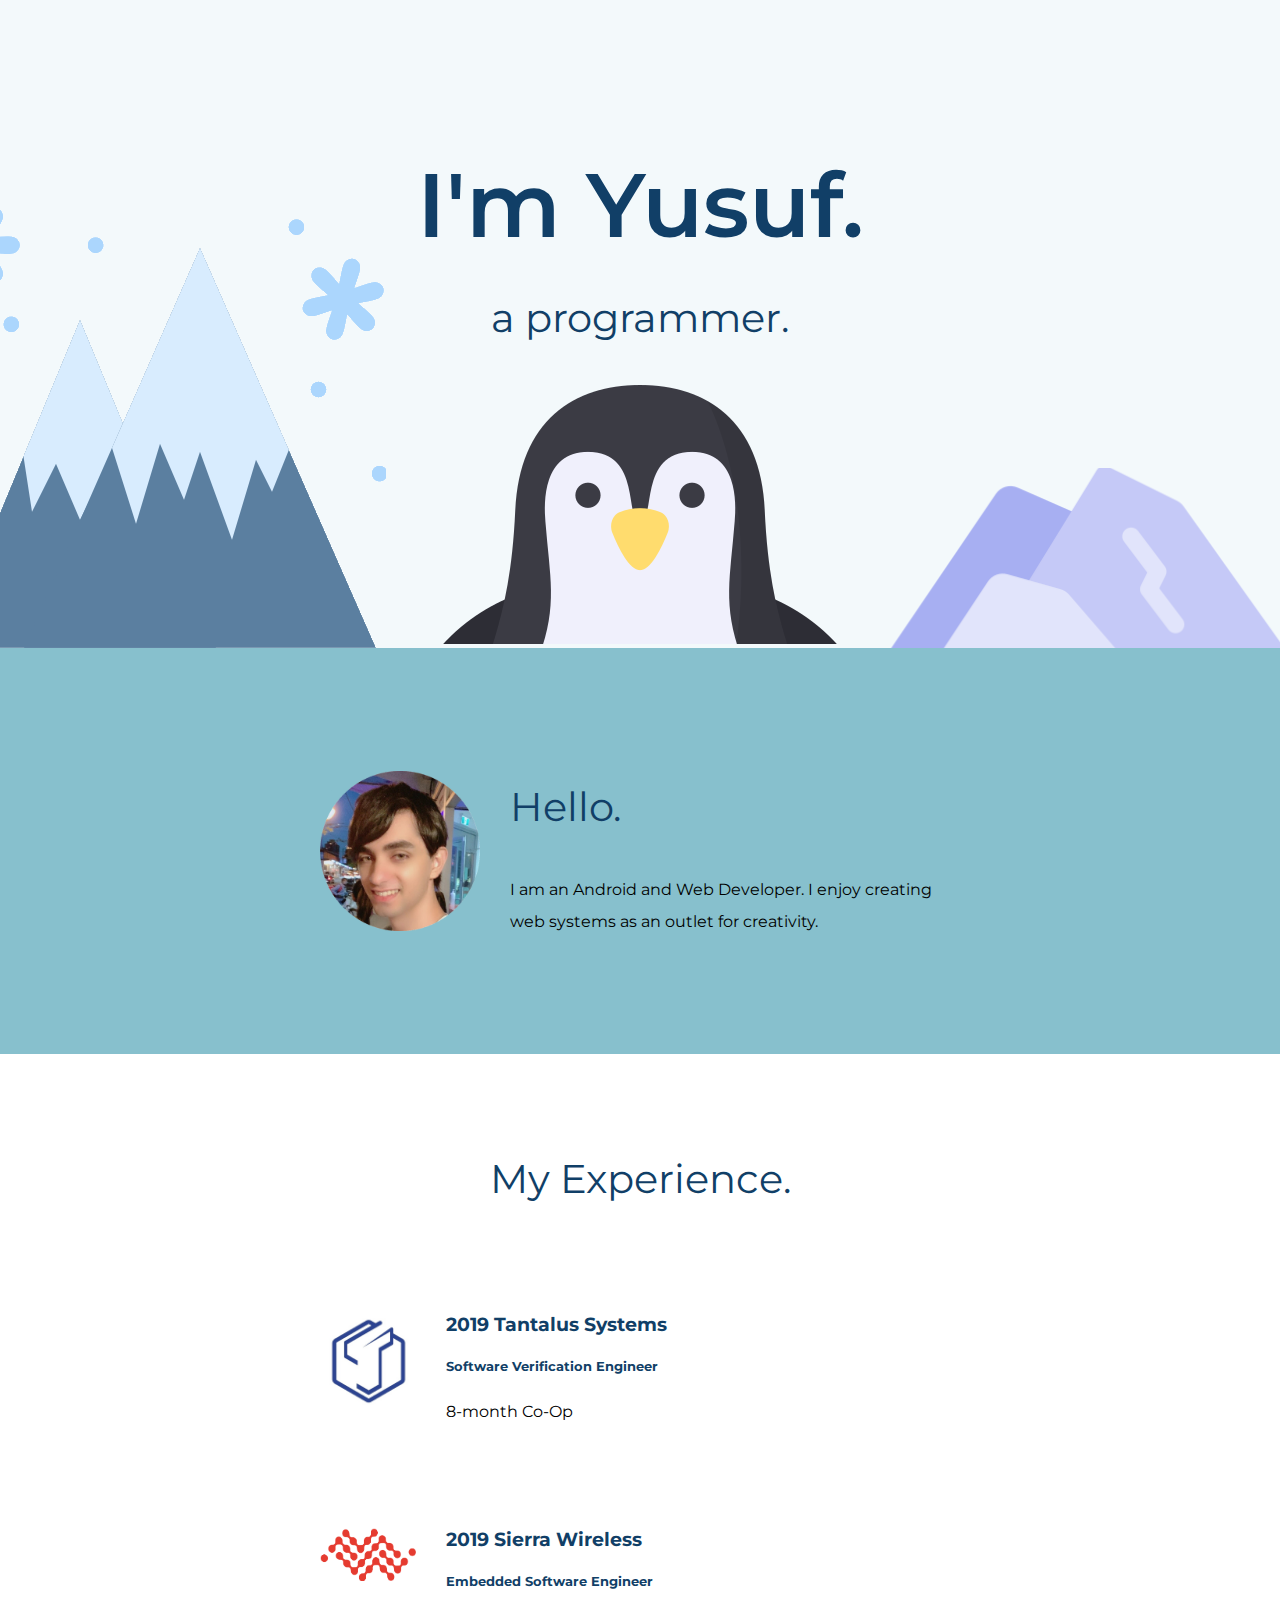
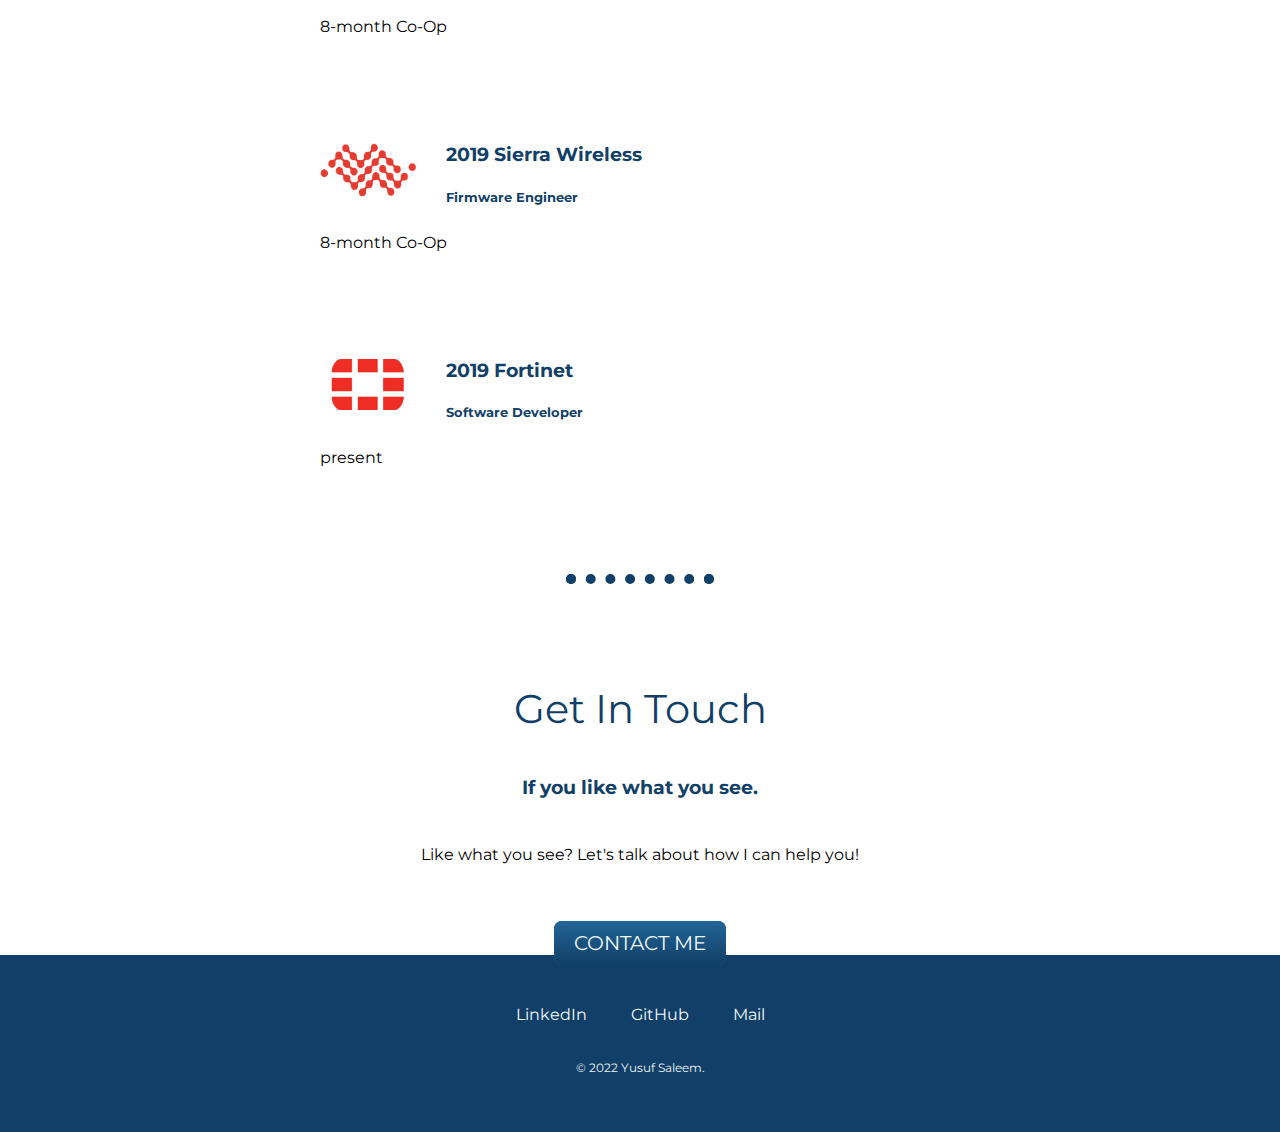
<file: index.html>
<!DOCTYPE html>
<html>
  <head>
    <meta charset="utf-8" />
    <title>Yusuf Saleem</title>

    <!-- Google Fonts -->
    <link rel="preconnect" href="https://fonts.googleapis.com" />
    <link rel="preconnect" href="https://fonts.gstatic.com" crossorigin />
    <link
      href="https://fonts.googleapis.com/css2?family=Montserrat:wght@100;200;400;600&display=swap"
      rel="stylesheet"
    />

    <style>
      @import url("https://fonts.googleapis.com/css2?family=Montserrat:wght@100;200;400;600&display=swap");
    </style>

    <!-- Bootstrap Scripts -->
    <link
      href="https://cdn.jsdelivr.net/npm/bootstrap@5.1.3/dist/css/bootstrap.min.css"
      rel="stylesheet"
      integrity="sha384-1BmE4kWBq78iYhFldvKuhfTAU6auU8tT94WrHftjDbrCEXSU1oBoqyl2QvZ6jIW3"
      crossorigin="anonymous"
    />
    <script
      src="https://cdn.jsdelivr.net/npm/bootstrap@5.1.3/dist/js/bootstrap.bundle.min.js"
      integrity="sha384-ka7Sk0Gln4gmtz2MlQnikT1wXgYsOg+OMhuP+IlRH9sENBO0LRn5q+8nbTov4+1p"
      crossorigin="anonymous"
    ></script>

    <link rel="stylesheet" href="css/styles.css" />
    <link rel="icon" href="favicon.ico" />
    <link rel="preconnect" href="https://fonts.googleapis.com" />
    <link rel="preconnect" href="https://fonts.gstatic.com" crossorigin />
    <link
      href="https://fonts.googleapis.com/css2?family=Merriweather&family=Montserrat&family=Sacramento&display=swap"
      rel="stylesheet"
    />
  </head>
  <body>
    <div class="top-container">
      <h1>I'm Yusuf.</h1>
      <h2>a programmer.</h2>
      <img class="mountain" src="images/mountain.png" alt="mountain-img" />
      <img class="penguin" src="images/penguin.png" alt="penguin-img" />
      <img class="glacier" src="images/glacier.png" alt="glacier-img" />
    </div>

    <div class="middle-container">
      <div class="profile">
        <div class="intro">
          <img class="me-img" src="me.png" alt="picture-of-me" width="150px" />
          <div>
            <h2>Hello.</h2>
            <p class="google-skill-description">
              I am an Android and Web Developer. I enjoy creating web systems as
              an outlet for creativity.
            </p>
          </div>
        </div>
      </div>

      <div class="skills">
        <h2>My Experience.</h2>
        <div class="skill-row">
          <img
            class="google-img"
            src="images/tantalus.png"
            alt="tantalus.png"
            width="300px"
          />
          <h3>2019 Tantalus Systems</h3>
          <h5>Software Verification Engineer</h5>
          <p class="google-skill-description">8-month Co-Op</p>
        </div>
        <div class="skill-row">
          <img
            class="google-img"
            src="images/sierra.png"
            alt="tantalus.png"
            width="300px"
          />
          <h3>2019 Sierra Wireless</h3>
          <h5>Embedded Software Engineer</h5>
          <p class="google-skill-description">8-month Co-Op</p>
        </div>
        <div class="skill-row">
          <img
            class="google-img"
            src="images/sierra.png"
            alt="tantalus.png"
            width="300px"
          />
          <h3>2019 Sierra Wireless</h3>
          <h5>Firmware Engineer</h5>
          <p class="google-skill-description">8-month Co-Op</p>
        </div>
        <div class="skill-row">
          <img
            class="google-img"
            src="images/fortinet.png"
            alt="tantalus.png"
            width="300px"
          />
          <h3>2019 Fortinet</h3>
          <h5>Software Developer</h5>
          <p class="google-skill-description">present</p>
        </div>
      </div>
      <hr />
      <div class="contact-me">
        <h2>Get In Touch</h2>
        <h3>If you like what you see.</h3>
        <p class="contact-message">
          Like what you see? Let's talk about how I can help you!
        </p>
        <a class="btn" href="mailto:yusufsaleem@outlook.com">CONTACT ME</a>
      </div>
    </div>
    <div class="bottom-container">
      <a class="footer-link" href="https://www.linkedin.com/in/yusuf--saleem/">LinkedIn</a>
      <a class="footer-link" href="https://github.com/yusuf-saleem">GitHub</a>
      <a class="footer-link" href="mailto:yusufsaleem@outlook.com">Mail</a>
      <p class="copyright">© 2022 Yusuf Saleem.</p>
    </div>
  </body>
</html>
</file>
<file: css/styles.css>
a {
  color: #11999e;
  font-family: "Montserrat", sans-serif;
  margin: 10px 20px;
  text-decoration: none;
}

a:hover {
  color: #eaf6f6;
}

body {
  font-family: "Montserrat", sans-serif;
  margin: 0;
  text-align: center;
}

h1 {
  color: #113F67;
  font-family: "Montserrat", sans-serif;
  font-weight: 600;
  font-size: 5.625rem;
  margin: 50px auto 0 auto;
}

h2 {
  color: #113F67;
  font-family: "Montserrat", sans-serif;
  font-weight: 400;
  font-size: 2.5rem;
  padding-bottom: 10px;
}

h3, h5 {
  color: #113F67;
  font-family: "Montserrat", sans-serif;
}

hr {
  border: dotted #113F67 10px;
  color: #F3F9FB;
  border-bottom: none;
  margin: 100px auto;
  width: 10%;
}

p {
  line-height: 2;
}

.biography {
  color: #40514e;
  width: 30%;
  margin: auto;
}

.glacier {
  position: absolute;
  float: right;
  bottom: 0;
  right: 0;
  z-index: -1;
}

.mountain {
  position: absolute;
  float: left;
  bottom: 0;
  left: -5%;
  z-index: -1;
}

.bottom-container {
  background: #113F67;
  padding: 50px 0 20px;
}

.code-img {
  float: right;
  margin-left: 30px;
  width: 15%;
}

.contact-message {
}

.btn {
  background: #226597;
  background-image: -webkit-linear-gradient(top, #226597, #113F67);
  background-image: -moz-linear-gradient(top, #226597, #113F67);
  background-image: -ms-linear-gradient(top, #226597, #113F67);
  background-image: -o-linear-gradient(top, #226597, #113F67);
  background-image: linear-gradient(to bottom, #226597, #113F67);
  -webkit-border-radius: 8;
  -moz-border-radius: 8;
  border-radius: 8px;
  font-family: "Montserrat", sans-serif;
  color: #F3F9FB;
  font-size: 20px;
  padding: 10px 20px 10px 20px;
  text-decoration: none;
  margin: 50px auto 50px auto;
}

.btn:hover {
  background: #87C0CD;
  background-image: -webkit-linear-gradient(top, #87C0CD, #226597);
  background-image: -moz-linear-gradient(top, #87C0CD, #226597);
  background-image: -ms-linear-gradient(top, #87C0CD, #226597);
  background-image: -o-linear-gradient(top, #87C0CD, #226597);
  background-image: linear-gradient(to bottom, #87C0CD, #226597);
  text-decoration: none;
}

.contact-me {
}

.contact-message {
  margin: 40px auto 60px;
  width: 40%;
}

.copyright {
  color: #eaf6f6;
  font-size: 0.75rem;
  padding: 20px 0px;
}

.footer-link {
  color: #F3F9FB;
}

.google-img {
  float: left;
  margin-right: 30px;
  width: 15%;
}

.middle-container {
  margin: 0;
  align-items: center;
}

.penguin  {
  z-index: -1;
  bottom: -300px;
  right: 50%;
  left: 50%;
}

.skills {
  margin-top: 100px;
}

.skill-row {
  margin: 100px auto 100px auto;
  text-align: left;
  width: 50%;
}

.top-container {
  background-color: #F3F9FB;
  padding-top: 100px;
  position: relative;
  z-index: -2;
}

.top-cloud {
  position: absolute;
  right: 300px;
  top: 40px;
}

.profile {
  background-color: #87C0CD;
  align-items: center;
  padding: 100px 0;
}

.intro {
  margin: 0 auto;
  text-align: left;
  width: 50%;
  display: flex;
  align-items: center;
  justify-content: center;
}

.me-img {
  float: left;
  margin-right: 30px;
  width: 25%;
}
</file>
